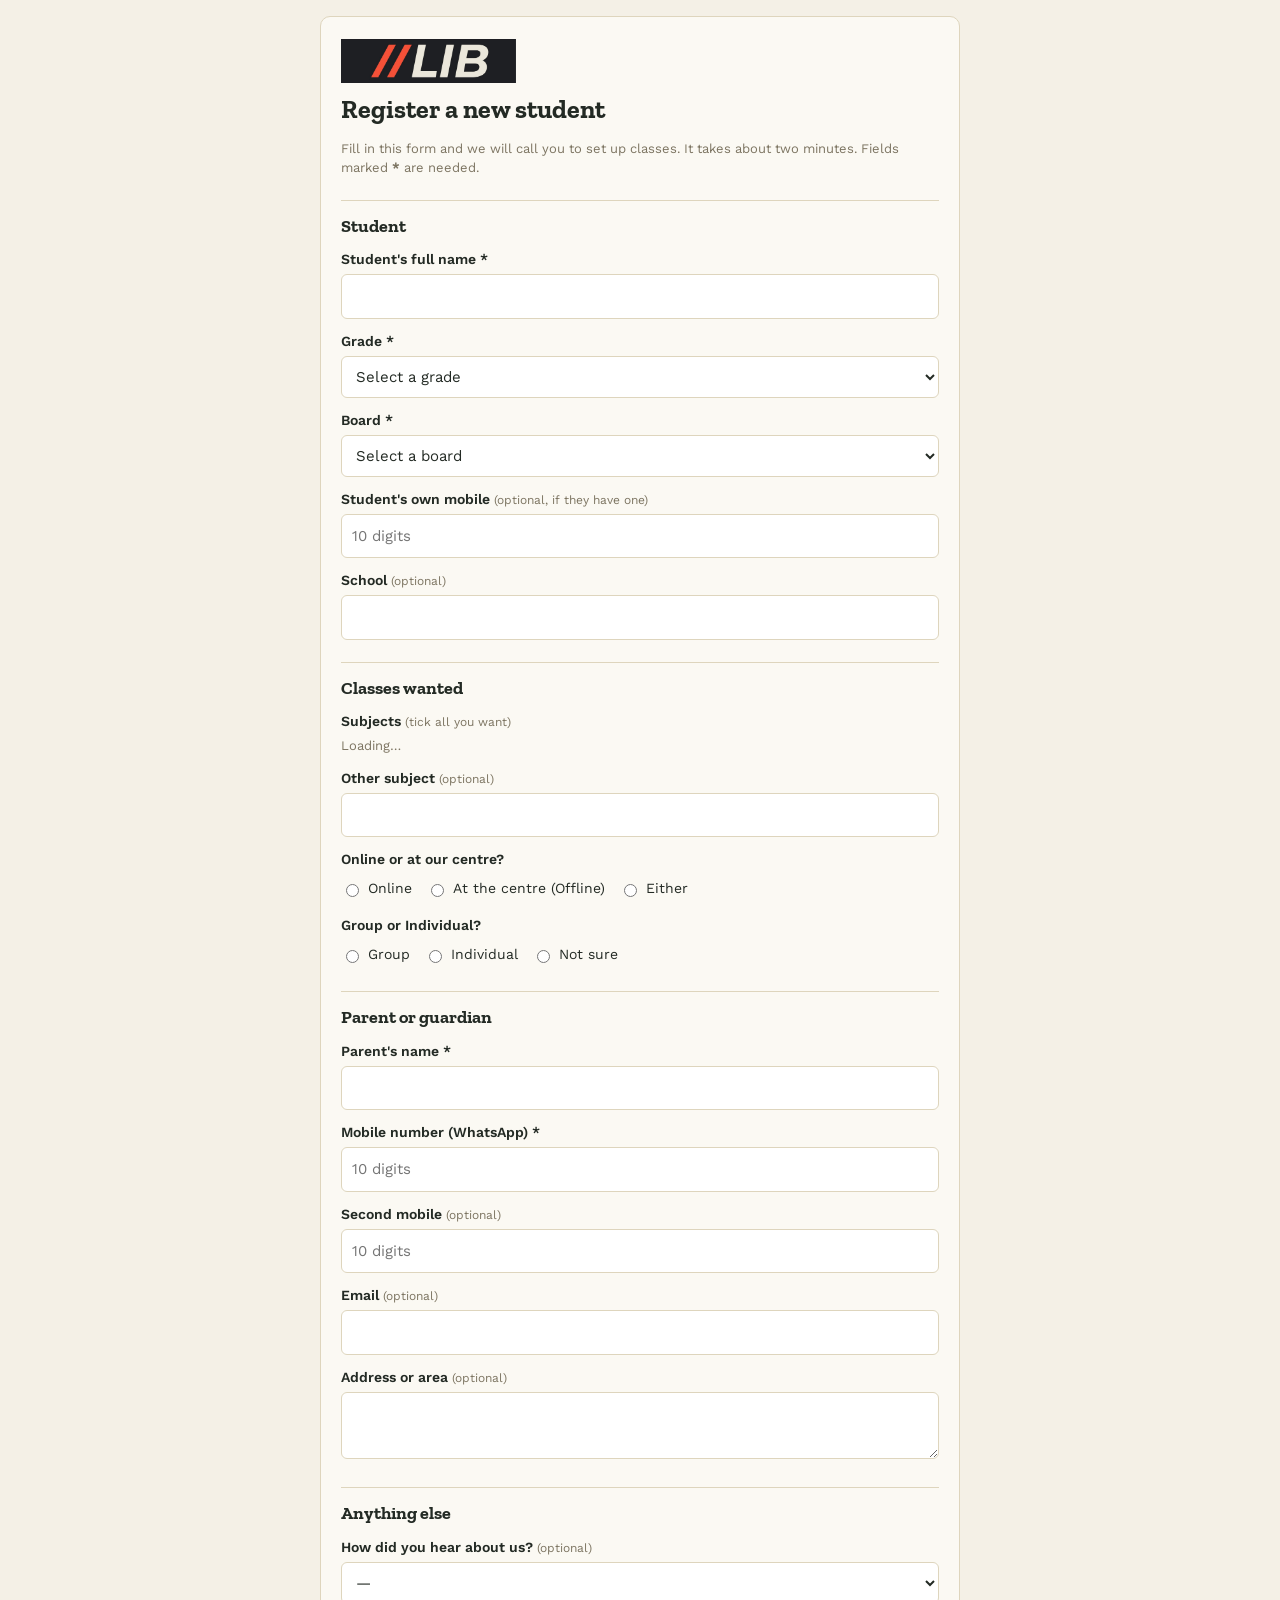
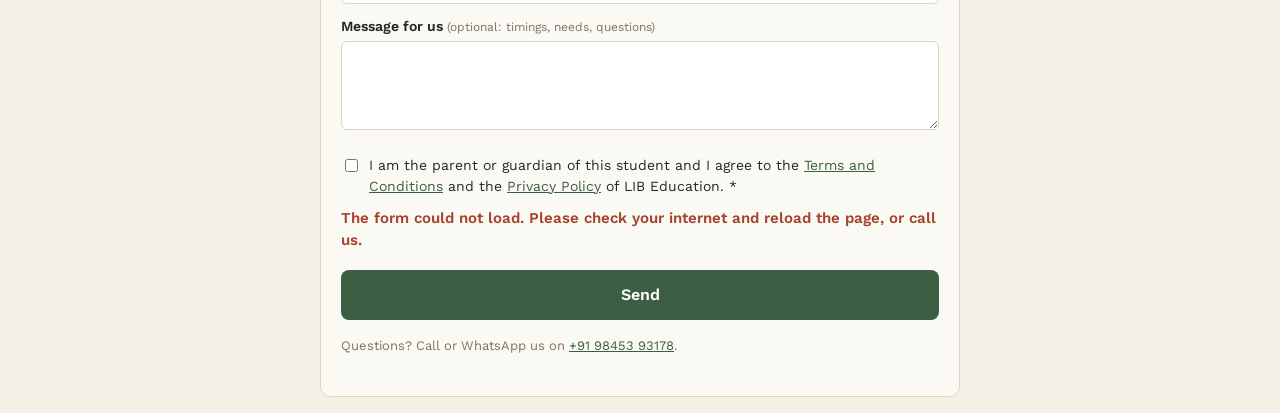
<file: register.html>
<!DOCTYPE html>
<html lang="en">
<head>
<meta charset="UTF-8">
<meta name="viewport" content="width=device-width, initial-scale=1">
<!-- Google tag (GTM-M7Z7JWS4) -->
<script async src="https://www.googletagmanager.com/gtm.js?id=GTM-M7Z7JWS4"></script>
<script>
  window.dataLayer = window.dataLayer || [];
  function gtag(){dataLayer.push(arguments);}
  gtag('js', new Date());
</script>
<title>Register a new student – LIB Education</title>
<meta name="description" content="Register your child for tuition classes at LIB Education. Takes about two minutes.">
<link rel="canonical" href="https://app.libeducation.com/register.html">
<script>
// Only the app.libeducation.com copy should appear in Google.
if (location.hostname !== 'app.libeducation.com') {
  var _noindex = document.createElement('meta'); _noindex.name = 'robots'; _noindex.content = 'noindex';
  document.head.appendChild(_noindex);
}
</script>
<link rel="icon" href="favicon.ico">
<link href="https://fonts.googleapis.com/css2?family=Zilla+Slab:wght@600;700&family=Work+Sans:wght@400;600&display=swap" rel="stylesheet">
<style>
  :root { --bg:#f4f0e6; --paper:#fbf9f3; --ink:#232a24; --muted:#7c7461; --line:#ded5bd; --forest:#3c5e42; --brick:#a5432e; --gold:#c99a2e; }
  * { box-sizing: border-box; }
  body { margin:0; background:var(--bg); color:var(--ink); font-family:'Work Sans',sans-serif; font-size:15px; line-height:1.5; padding:16px; }
  main { max-width:640px; margin:0 auto; background:var(--paper); border:1px solid var(--line); border-radius:10px; padding:22px 20px 28px; }
  h1, h2 { font-family:'Zilla Slab',serif; line-height:1.25; }
  h1 { font-size:26px; margin:0 0 4px; }
  h2 { font-size:18px; margin:22px 0 6px; padding-top:14px; border-top:1px solid var(--line); }
  a { color:var(--forest); }
  .logo { height:44px; display:block; margin-bottom:10px; }
  .muted { color:var(--muted); font-size:13px; }
  label { display:block; font-weight:600; font-size:14px; margin:12px 0 4px; }
  label .opt { font-weight:400; color:var(--muted); font-size:12px; }
  input[type=text], input[type=tel], input[type=email], select, textarea {
    width:100%; padding:10px; font:inherit; border:1px solid var(--line); border-radius:6px; background:#fff; color:var(--ink); }
  textarea { resize:vertical; }
  .choices { display:flex; flex-wrap:wrap; gap:6px 14px; }
  .choices label { display:inline-flex; align-items:center; gap:6px; font-weight:400; margin:4px 0; }
  .consent { display:flex; gap:8px; align-items:flex-start; font-weight:400; margin-top:18px; }
  .consent input { margin-top:4px; }
  .hp { position:absolute; left:-9999px; width:1px; height:1px; overflow:hidden; }
  button { margin-top:18px; width:100%; padding:13px; font:inherit; font-weight:600; font-size:16px; border:0; border-radius:8px; background:var(--forest); color:#fff; cursor:pointer; }
  button:disabled { opacity:.6; cursor:default; }
  .error { color:var(--brick); margin-top:10px; font-weight:600; }
  .done { text-align:center; padding:20px 0; }
  .done h1 { color:var(--forest); }
</style>
</head>
<body>
<main>
<img class="logo" src="logo.jpg" alt="LIB Education">
<div id="formArea">
  <h1>Register a new student</h1>
  <p class="muted">Fill in this form and we will call you to set up classes. It takes about two minutes. Fields marked <b>*</b> are needed.</p>

  <form id="regForm" novalidate>
    <h2>Student</h2>
    <label for="student_name">Student's full name *</label>
    <input type="text" id="student_name" maxlength="80" autocomplete="off" required>
    <label for="grade_id">Grade *</label>
    <select id="grade_id" required>
      <option value="" selected disabled>Select a grade</option>
      <option value="Grade 1" data-grade-name="Grade 1">Grade 1</option>
      <option value="Grade 2" data-grade-name="Grade 2">Grade 2</option>
      <option value="Grade 3" data-grade-name="Grade 3">Grade 3</option>
      <option value="Grade 4" data-grade-name="Grade 4">Grade 4</option>
      <option value="Grade 5" data-grade-name="Grade 5">Grade 5</option>
      <option value="Grade 6" data-grade-name="Grade 6">Grade 6</option>
      <option value="Grade 7" data-grade-name="Grade 7">Grade 7</option>
      <option value="Grade 8" data-grade-name="Grade 8">Grade 8</option>
      <option value="Grade 9" data-grade-name="Grade 9">Grade 9</option>
      <option value="Grade 10" data-grade-name="Grade 10">Grade 10</option>
      <option value="Grade 11" data-grade-name="Grade 11">Grade 11</option>
      <option value="Grade 12" data-grade-name="Grade 12">Grade 12</option>
      <option value="PU1" data-grade-name="PU1">PU1</option>
      <option value="PU2" data-grade-name="PU2">PU2</option>
      <option value="Language" data-grade-name="Language">Language</option>
      <option value="Spoken" data-grade-name="Spoken">Spoken</option>
      <option value="Phonetics" data-grade-name="Phonetics">Phonetics</option>
      <option value="Ph.D / Research Student" data-grade-name="Ph.D / Research Student">Ph.D / Research Student</option>
      <option value="NA">Not Applicable / Not Available in list here</option>
      <option value="Degree/ BBM Etc." data-grade-name="Degree/ BBM Etc.">Degree/ BBM Etc.</option>
    </select>
    <label for="board_id">Board *</label>
    <select id="board_id" required><option value="">Select a board</option></select>
    <label for="student_mobile">Student's own mobile <span class="opt">(optional, if they have one)</span></label>
    <input type="tel" id="student_mobile" maxlength="14" inputmode="numeric" placeholder="10 digits">
    <label for="school">School <span class="opt">(optional)</span></label>
    <input type="text" id="school" maxlength="120">

    <h2>Classes wanted</h2>
    <label>Subjects <span class="opt">(tick all you want)</span></label>
    <div class="choices" id="subjects"><span class="muted">Loading…</span></div>
    <label for="subject_other">Other subject <span class="opt">(optional)</span></label>
    <input type="text" id="subject_other" maxlength="60">
    <label>Online or at our centre?</label>
    <div class="choices">
      <label><input type="radio" name="mode" value="Online"> Online</label>
      <label><input type="radio" name="mode" value="Offline"> At the centre (Offline)</label>
      <label><input type="radio" name="mode" value="Both"> Either</label>
    </div>
    <label>Group or Individual?</label>
    <div class="choices">
      <label><input type="radio" name="ctype" value="Group"> Group</label>
      <label><input type="radio" name="ctype" value="Individual"> Individual</label>
      <label><input type="radio" name="ctype" value="Both"> Not sure</label>
    </div>

    <h2>Parent or guardian</h2>
    <label for="parent_name">Parent's name *</label>
    <input type="text" id="parent_name" maxlength="80" autocomplete="name" required>
    <label for="parent_mobile">Mobile number (WhatsApp) *</label>
    <input type="tel" id="parent_mobile" maxlength="14" inputmode="numeric" autocomplete="tel" placeholder="10 digits" required>
    <label for="second_mobile">Second mobile <span class="opt">(optional)</span></label>
    <input type="tel" id="second_mobile" maxlength="14" inputmode="numeric" placeholder="10 digits">
    <label for="email">Email <span class="opt">(optional)</span></label>
    <input type="email" id="email" maxlength="120" autocomplete="email">
    <label for="address">Address or area <span class="opt">(optional)</span></label>
    <textarea id="address" rows="2" maxlength="300" autocomplete="street-address"></textarea>

    <h2>Anything else</h2>
    <label for="heard_from">How did you hear about us? <span class="opt">(optional)</span></label>
    <select id="heard_from">
      <option value="">—</option>
      <option>Friend or family</option>
      <option>Google</option>
      <option>Website</option>
      <option>Instagram or Facebook</option>
      <option>WhatsApp</option>
      <option>School</option>
      <option>Already had a demo class</option>
      <option>Other</option>
    </select>
    <label for="note">Message for us <span class="opt">(optional: timings, needs, questions)</span></label>
    <textarea id="note" rows="3" maxlength="500"></textarea>

    <div class="hp" aria-hidden="true"><label for="website">Leave this empty</label><input type="text" id="website" tabindex="-1" autocomplete="off"></div>

    <label class="consent"><input type="checkbox" id="consent"> <span>I am the parent or guardian of this student and I agree to the <a href="terms.html" target="_blank">Terms and Conditions</a> and the <a href="https://www.libeducation.com/privacypolicy" target="_blank" rel="noopener">Privacy Policy</a> of LIB Education. *</span></label>

    <div class="error" id="err" role="alert"></div>
    <button type="submit" id="sendBtn">Send</button>
  </form>
  <p class="muted" style="margin-top:16px">Questions? Call or WhatsApp us on <a href="tel:+919845393178">+91 98453 93178</a>.</p>
</div>
<div id="doneArea" class="done" hidden>
  <h1>Thank you!</h1>
  <p id="doneText">We have your form. We will call or WhatsApp you soon to set up classes.</p>
  <p class="muted">Questions? Call us on <a href="tel:+919845393178">+91 98453 93178</a>.</p>
  <p><a href="https://www.libeducation.com/">Go to the LIB Education website</a></p>
</div>
</main>
<script>
// Public form: no login. The data goes only through submit_registration (SQL 67); this page can't read anything back.
var SUPABASE_URL = 'https://kqkojscbaycolaioyarh.supabase.co';
var SUPABASE_ANON_KEY = 'sb_publishable_q0TO3XyUaWHqrKSwpcm4Pw_q_sj-Hmq';
var openedAt = Date.now();
function rpc(name, body) {
  return fetch(SUPABASE_URL + '/rest/v1/rpc/' + name, {
    method: 'POST',
    headers: { 'Content-Type': 'application/json', 'apikey': SUPABASE_ANON_KEY },
    body: JSON.stringify(body || {})
  }).then(function (r) { return r.json().then(function (j) { if (!r.ok) throw new Error(j.message || r.statusText); return j; }); });
}
function el(id) { return document.getElementById(id); }
function addOption(sel, value, text) { var o = document.createElement('option'); o.value = value; o.textContent = text; sel.appendChild(o); }
rpc('registration_options').then(function (o) {
  var gradeIds = Object.create(null);
  (o.grades || []).forEach(function (x) {
    var key = String(x.name || '').trim().toLowerCase().replace(/[^a-z0-9]+/g, '');
    if (key) gradeIds[key] = x.id;
  });
  [].forEach.call(el('grade_id').options, function (option) {
    var name = option.getAttribute('data-grade-name');
    if (!name) return;
    var key = name.trim().toLowerCase().replace(/[^a-z0-9]+/g, '');
    if (gradeIds[key] != null) option.value = gradeIds[key];
  });
  var b = el('board_id');
  (o.boards || []).forEach(function (x) {
    var name = String(x.name || '');
    var label = name.trim().toLowerCase() === 'not applicable'
      ? 'Not Applicable / Not Available in list here'
      : name;
    addOption(b, x.id, label);
  });
  var s = el('subjects'); s.innerHTML = '';
  (o.subjects || []).forEach(function (name) {
    var l = document.createElement('label'), c = document.createElement('input');
    c.type = 'checkbox'; c.value = name; c.name = 'subject';
    l.appendChild(c); l.appendChild(document.createTextNode(' ' + name)); s.appendChild(l);
  });
  if (!(o.subjects || []).length) s.innerHTML = '<span class="muted">Type the subject in the box below.</span>';
}).catch(function () {
  el('err').textContent = 'The form could not load. Please check your internet and reload the page, or call us.';
});
function digits(v) { var d = String(v || '').replace(/\D/g, ''); return d.length > 10 ? d.slice(-10) : d; }
function picked(name) { var x = document.querySelector('input[name="' + name + '"]:checked'); return x ? x.value : ''; }
el('regForm').addEventListener('submit', function (e) {
  e.preventDefault();
  var err = el('err'); err.textContent = '';
  var student = el('student_name').value.trim(), parent = el('parent_name').value.trim(), mobile = digits(el('parent_mobile').value);
  var problem = !student ? "Please type the student's name."
    : /\d/.test(student) ? "The student's name can't have numbers."
    : !el('grade_id').value ? 'Please select a grade.'
    : !el('board_id').value ? 'Please select a board.'
    : !parent ? "Please type the parent's name."
    : /\d/.test(parent) ? "The parent's name can't have numbers."
    : !/^[6-9]\d{9}$/.test(mobile) ? 'Please type a 10-digit mobile number.'
    : el('student_mobile').value.trim() && !/^[6-9]\d{9}$/.test(digits(el('student_mobile').value)) ? "The student's mobile should have 10 digits."
    : !el('consent').checked ? 'Please tick the box to agree to the Terms and Privacy Policy.' : '';
  if (problem) { err.textContent = problem; return; }
  var subjects = [].map.call(document.querySelectorAll('input[name="subject"]:checked'), function (c) { return c.value; });
  var subjectOther = el('subject_other').value;
  var btn = el('sendBtn'); btn.disabled = true; btn.textContent = 'Sending…';
  rpc('submit_registration', { p: {
    student_name: student, grade_id: el('grade_id').value, board_id: el('board_id').value, school: el('school').value, student_mobile: digits(el('student_mobile').value),
    subjects: subjects, subject_other: subjectOther, mode_preference: picked('mode'), class_type_preference: picked('ctype'),
    parent_name: parent, parent_mobile: mobile, second_mobile: digits(el('second_mobile').value),
    email: el('email').value, address: el('address').value, heard_from: el('heard_from').value, note: el('note').value,
    consent: el('consent').checked, website: el('website').value, elapsed_ms: Date.now() - openedAt,
    original_form: {
      student_name: el('student_name').value, grade: el('grade_id').selectedOptions[0] ? el('grade_id').selectedOptions[0].textContent : '',
      board: el('board_id').selectedOptions[0] ? el('board_id').selectedOptions[0].textContent : '',
      student_mobile: el('student_mobile').value, school: el('school').value, subjects: subjects, subject_other: subjectOther,
      mode_preference: picked('mode') === 'Offline' ? 'At the centre (Offline)' : picked('mode') === 'Both' ? 'Either' : picked('mode'),
      class_type_preference: picked('ctype') === 'Both' ? 'Not sure' : picked('ctype'),
      parent_name: el('parent_name').value, parent_mobile: el('parent_mobile').value, second_mobile: el('second_mobile').value,
      email: el('email').value, address: el('address').value,
      heard_from: el('heard_from').selectedOptions[0] ? el('heard_from').selectedOptions[0].textContent : '',
      note: el('note').value, consent: el('consent').checked
    }
  } }).then(function (r) {
    if (!r || !r.ok) throw new Error((r && r.error) || 'Could not send the form.');
    if (r.already) el('doneText').textContent = 'We already have a form for ' + student + ' from this number. We will call or WhatsApp you soon.';
    el('formArea').hidden = true; el('doneArea').hidden = false; window.scrollTo(0, 0);
  }).catch(function (x) {
    err.textContent = x.message || 'Could not send the form. Please try again or call us.';
    btn.disabled = false; btn.textContent = 'Send';
  });
});
</script>
</body>
</html>
</file>
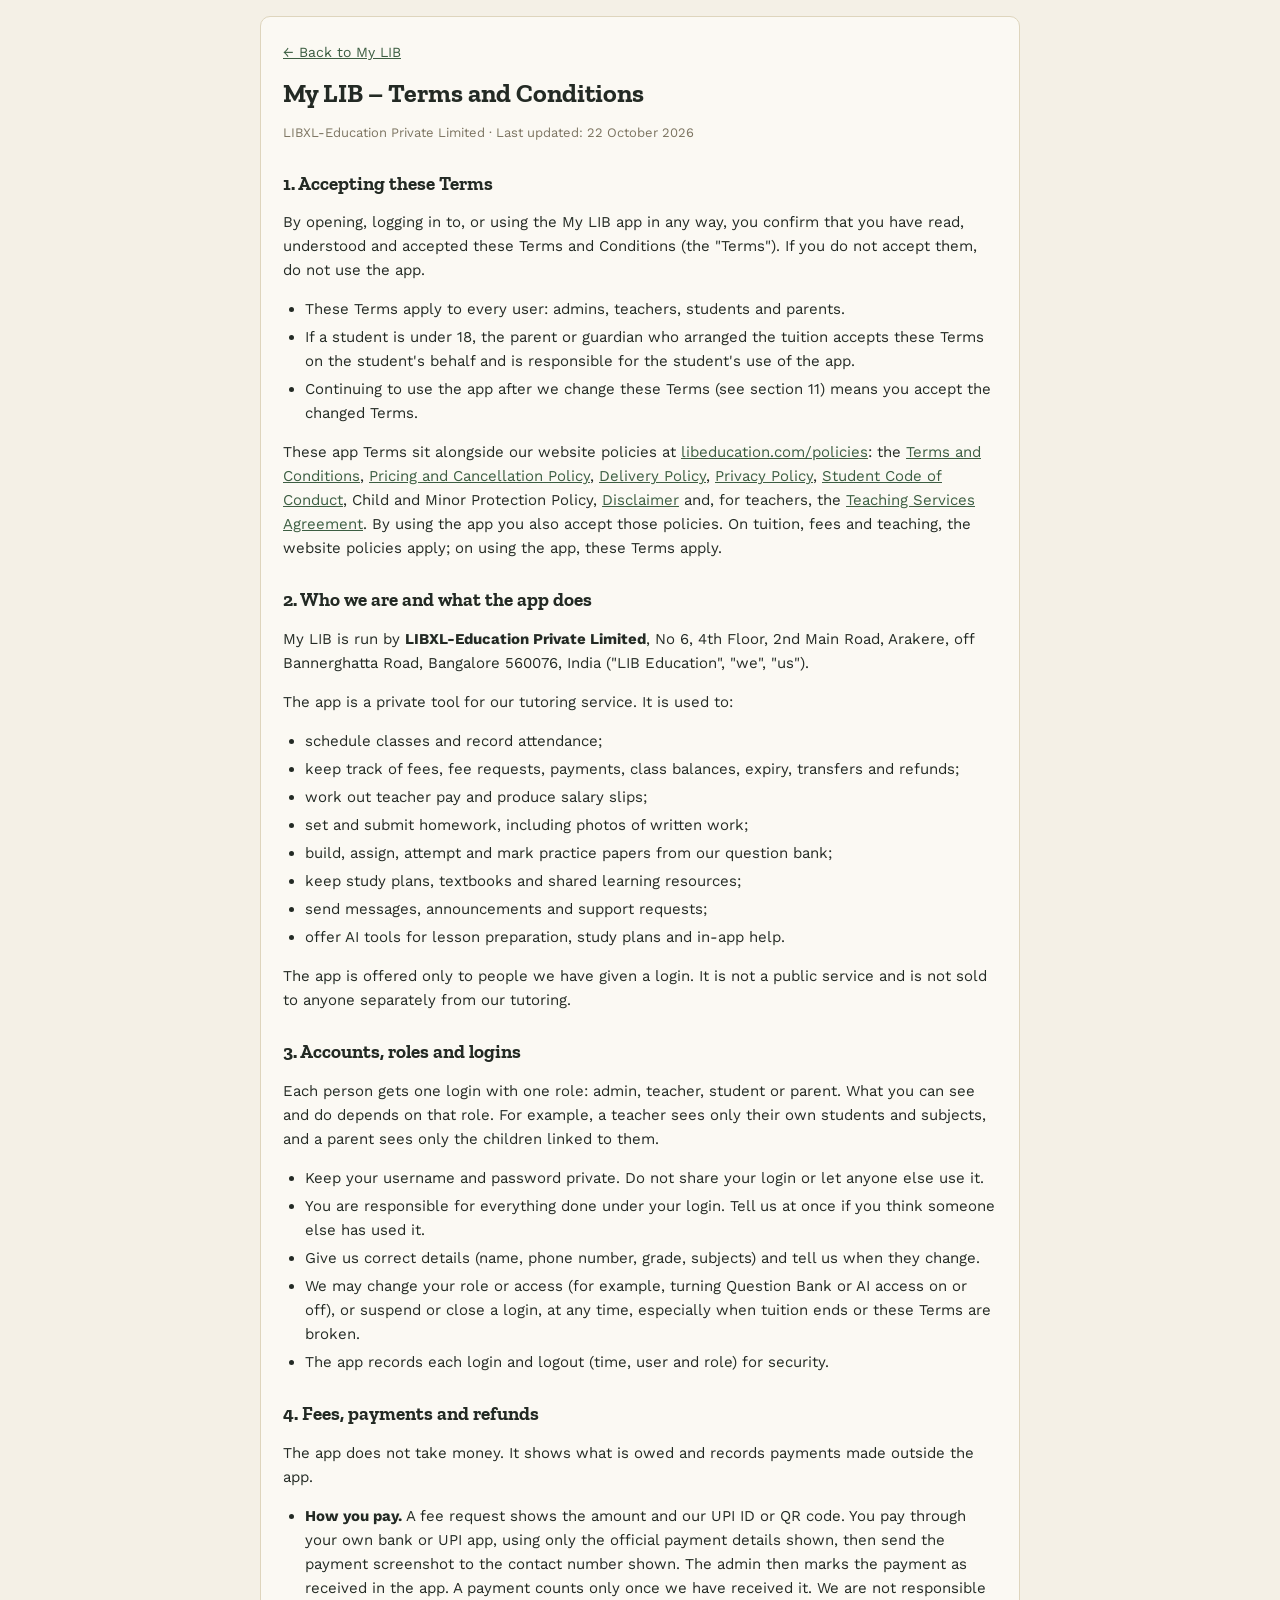
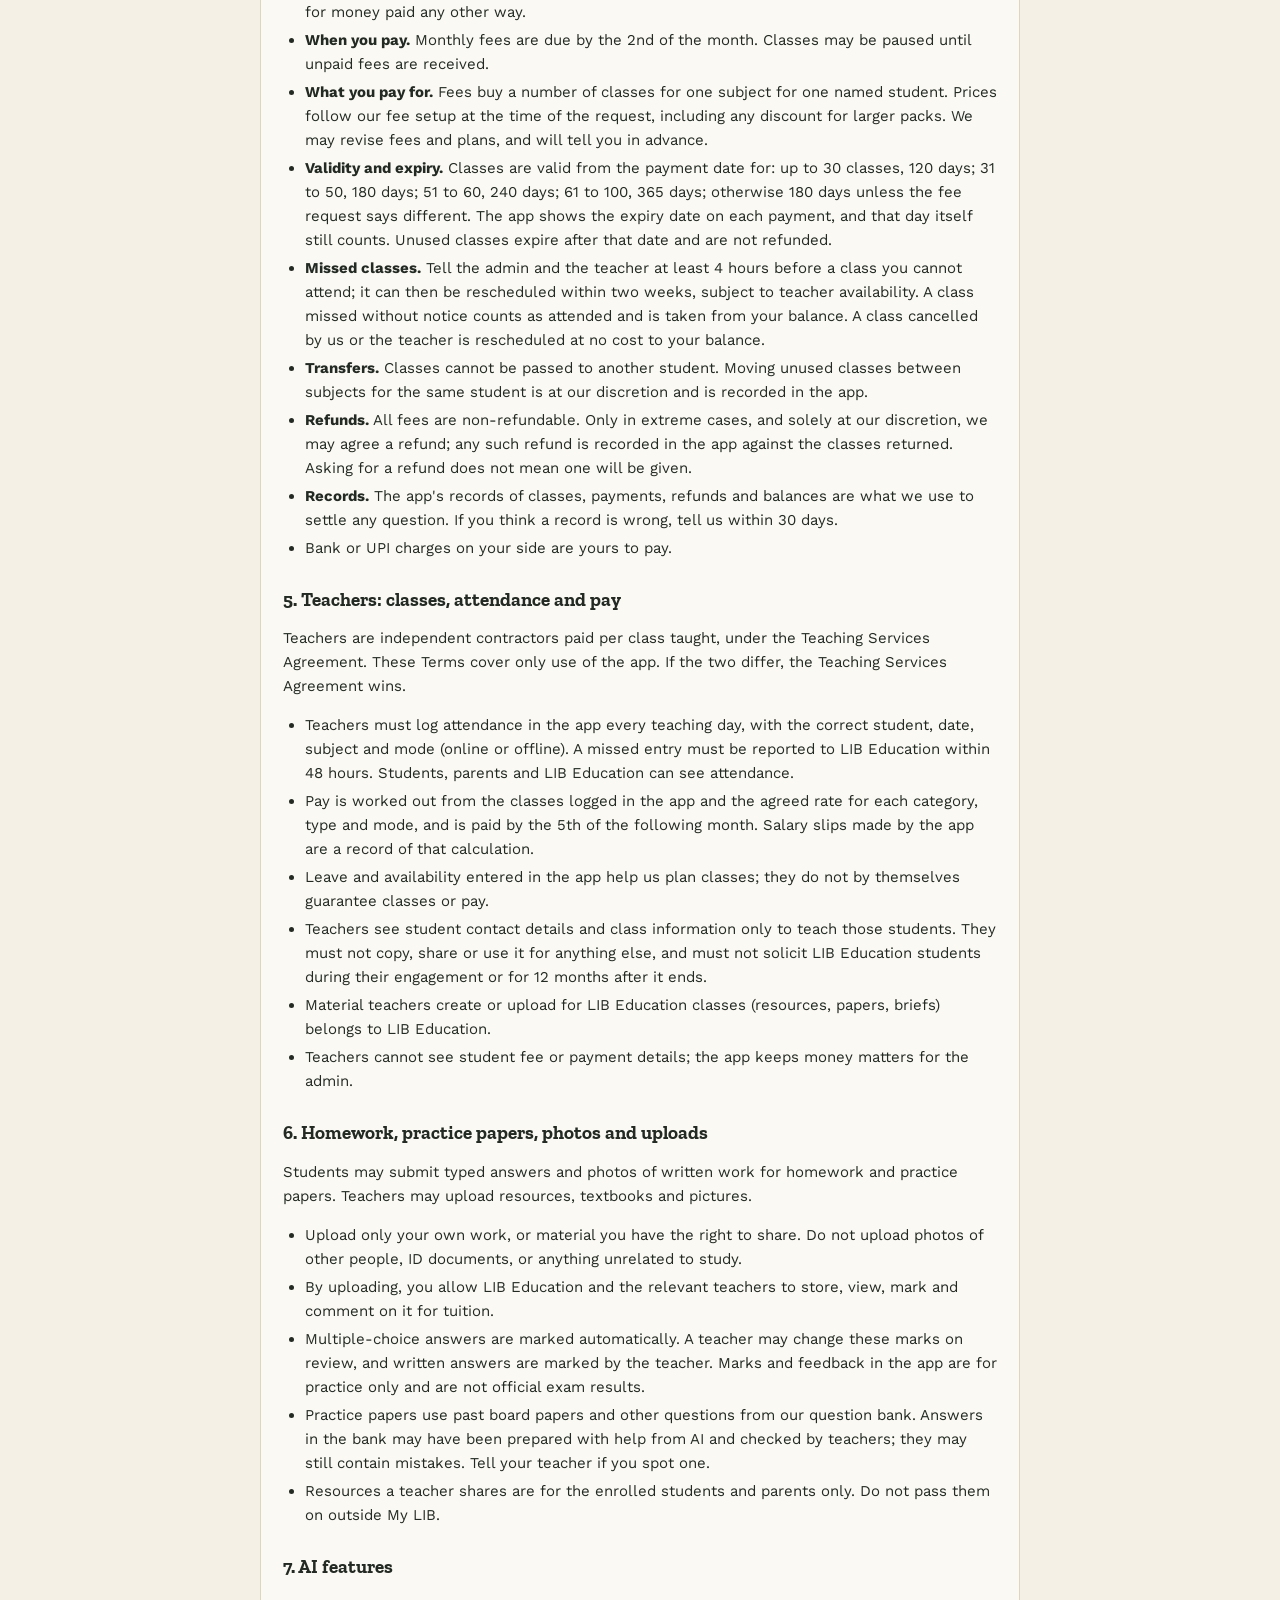
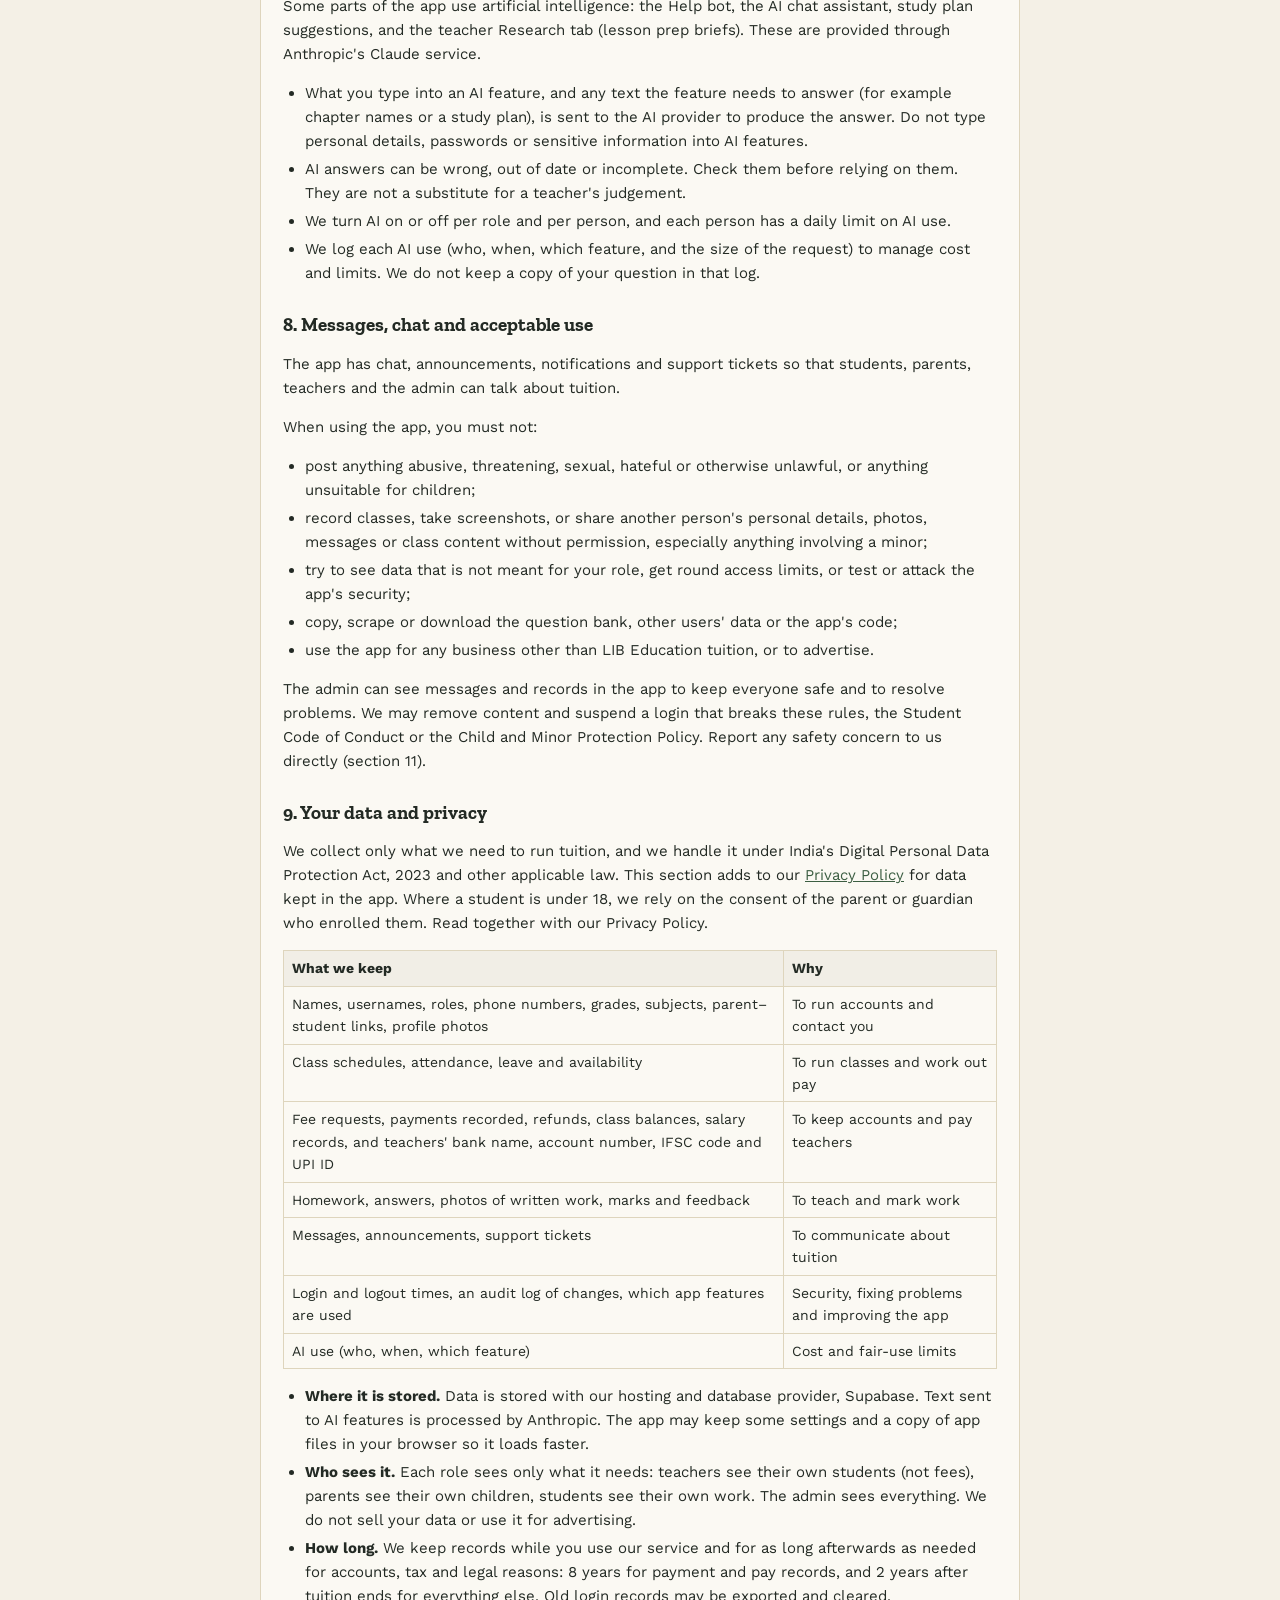
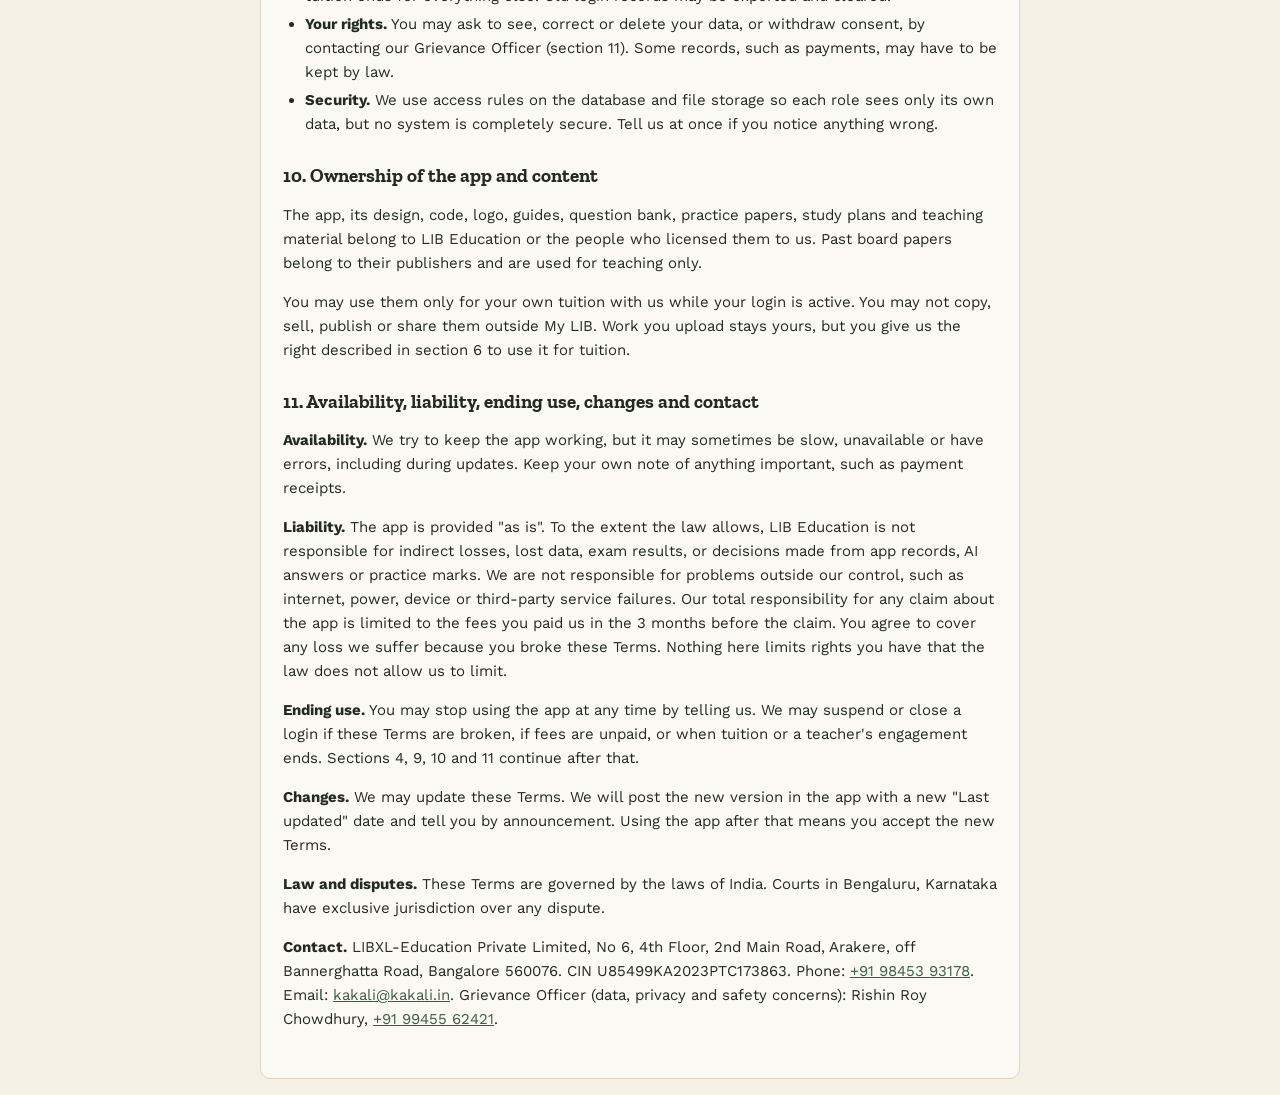
<file: terms.html>
<!DOCTYPE html>
<html lang="en">
<head>
<meta charset="UTF-8">
<meta name="viewport" content="width=device-width, initial-scale=1">
<!-- Google tag (GTM-M7Z7JWS4) -->
<script async src="https://www.googletagmanager.com/gtm.js?id=GTM-M7Z7JWS4"></script>
<script>
  window.dataLayer = window.dataLayer || [];
  function gtag(){dataLayer.push(arguments);}
  gtag('js', new Date());
</script>
<title>My LIB – Terms and Conditions</title>
<link rel="canonical" href="https://app.libeducation.com/terms.html">
<script>
// Only the app.libeducation.com copy should appear in Google.
if (location.hostname !== 'app.libeducation.com') {
  var _noindex = document.createElement('meta'); _noindex.name = 'robots'; _noindex.content = 'noindex';
  document.head.appendChild(_noindex);
}
</script>
<link rel="icon" href="favicon.ico">
<link href="https://fonts.googleapis.com/css2?family=Zilla+Slab:wght@600;700&family=Work+Sans:wght@400;600&display=swap" rel="stylesheet">
<style>
  :root { --bg:#f4f0e6; --paper:#fbf9f3; --ink:#232a24; --muted:#7c7461; --line:#ded5bd; --forest:#3c5e42; }
  * { box-sizing: border-box; }
  body { margin:0; background:var(--bg); color:var(--ink); font-family:'Work Sans',sans-serif; font-size:15px; line-height:1.6; padding:16px; }
  main { max-width:760px; margin:0 auto; background:var(--paper); border:1px solid var(--line); border-radius:10px; padding:24px 22px 32px; }
  h1, h2 { font-family:'Zilla Slab',serif; line-height:1.25; }
  h1 { font-size:26px; margin:0 0 4px; }
  h2 { font-size:19px; margin:28px 0 8px; }
  a { color:var(--forest); }
  .muted { color:var(--muted); font-size:13px; }
  ul { padding-left:22px; }
  li { margin:4px 0; }
  table { width:100%; border-collapse:collapse; font-size:14px; margin:10px 0; }
  th, td { border:1px solid var(--line); padding:6px 8px; text-align:left; vertical-align:top; }
  th { background:#f1eee6; }
  .top { margin-bottom:14px; font-size:14px; }
</style>
</head>
<body>
<main>
<div class="top"><a href="index.html">← Back to My LIB</a></div>
<h1>My LIB – Terms and Conditions</h1>
<p class="muted">LIBXL-Education Private Limited · Last updated: 22 October 2026</p>

<h2>1. Accepting these Terms</h2>
<p>By opening, logging in to, or using the My LIB app in any way, you confirm that you have read, understood and accepted these Terms and Conditions (the "Terms"). If you do not accept them, do not use the app.</p>
<ul>
  <li>These Terms apply to every user: admins, teachers, students and parents.</li>
  <li>If a student is under 18, the parent or guardian who arranged the tuition accepts these Terms on the student's behalf and is responsible for the student's use of the app.</li>
  <li>Continuing to use the app after we change these Terms (see section 11) means you accept the changed Terms.</li>
</ul>
<p>These app Terms sit alongside our website policies at <a href="https://www.libeducation.com/policies" target="_blank" rel="noopener">libeducation.com/policies</a>: the <a href="https://www.libeducation.com/termsandconditions" target="_blank" rel="noopener">Terms and Conditions</a>, <a href="https://www.libeducation.com/pricingandcancellation" target="_blank" rel="noopener">Pricing and Cancellation Policy</a>, <a href="https://www.libeducation.com/deliverypolicy" target="_blank" rel="noopener">Delivery Policy</a>, <a href="https://www.libeducation.com/privacypolicy" target="_blank" rel="noopener">Privacy Policy</a>, <a href="https://www.libeducation.com/studentcodeofconduct" target="_blank" rel="noopener">Student Code of Conduct</a>, Child and Minor Protection Policy, <a href="https://www.libeducation.com/disclaimer" target="_blank" rel="noopener">Disclaimer</a> and, for teachers, the <a href="https://www.libeducation.com/teachingservicesagreement" target="_blank" rel="noopener">Teaching Services Agreement</a>. By using the app you also accept those policies. On tuition, fees and teaching, the website policies apply; on using the app, these Terms apply.</p>

<h2>2. Who we are and what the app does</h2>
<p>My LIB is run by <strong>LIBXL-Education Private Limited</strong>, No 6, 4th Floor, 2nd Main Road, Arakere, off Bannerghatta Road, Bangalore 560076, India ("LIB Education", "we", "us").</p>
<p>The app is a private tool for our tutoring service. It is used to:</p>
<ul>
  <li>schedule classes and record attendance;</li>
  <li>keep track of fees, fee requests, payments, class balances, expiry, transfers and refunds;</li>
  <li>work out teacher pay and produce salary slips;</li>
  <li>set and submit homework, including photos of written work;</li>
  <li>build, assign, attempt and mark practice papers from our question bank;</li>
  <li>keep study plans, textbooks and shared learning resources;</li>
  <li>send messages, announcements and support requests;</li>
  <li>offer AI tools for lesson preparation, study plans and in-app help.</li>
</ul>
<p>The app is offered only to people we have given a login. It is not a public service and is not sold to anyone separately from our tutoring.</p>

<h2>3. Accounts, roles and logins</h2>
<p>Each person gets one login with one role: admin, teacher, student or parent. What you can see and do depends on that role. For example, a teacher sees only their own students and subjects, and a parent sees only the children linked to them.</p>
<ul>
  <li>Keep your username and password private. Do not share your login or let anyone else use it.</li>
  <li>You are responsible for everything done under your login. Tell us at once if you think someone else has used it.</li>
  <li>Give us correct details (name, phone number, grade, subjects) and tell us when they change.</li>
  <li>We may change your role or access (for example, turning Question Bank or AI access on or off), or suspend or close a login, at any time, especially when tuition ends or these Terms are broken.</li>
  <li>The app records each login and logout (time, user and role) for security.</li>
</ul>

<h2>4. Fees, payments and refunds</h2>
<p>The app does not take money. It shows what is owed and records payments made outside the app.</p>
<ul>
  <li><strong>How you pay.</strong> A fee request shows the amount and our UPI ID or QR code. You pay through your own bank or UPI app, using only the official payment details shown, then send the payment screenshot to the contact number shown. The admin then marks the payment as received in the app. A payment counts only once we have received it. We are not responsible for money paid any other way.</li>
  <li><strong>When you pay.</strong> Monthly fees are due by the 2nd of the month. Classes may be paused until unpaid fees are received.</li>
  <li><strong>What you pay for.</strong> Fees buy a number of classes for one subject for one named student. Prices follow our fee setup at the time of the request, including any discount for larger packs. We may revise fees and plans, and will tell you in advance.</li>
  <li><strong>Validity and expiry.</strong> Classes are valid from the payment date for: up to 30 classes, 120 days; 31 to 50, 180 days; 51 to 60, 240 days; 61 to 100, 365 days; otherwise 180 days unless the fee request says different. The app shows the expiry date on each payment, and that day itself still counts. Unused classes expire after that date and are not refunded.</li>
  <li><strong>Missed classes.</strong> Tell the admin and the teacher at least 4 hours before a class you cannot attend; it can then be rescheduled within two weeks, subject to teacher availability. A class missed without notice counts as attended and is taken from your balance. A class cancelled by us or the teacher is rescheduled at no cost to your balance.</li>
  <li><strong>Transfers.</strong> Classes cannot be passed to another student. Moving unused classes between subjects for the same student is at our discretion and is recorded in the app.</li>
  <li><strong>Refunds.</strong> All fees are non-refundable. Only in extreme cases, and solely at our discretion, we may agree a refund; any such refund is recorded in the app against the classes returned. Asking for a refund does not mean one will be given.</li>
  <li><strong>Records.</strong> The app's records of classes, payments, refunds and balances are what we use to settle any question. If you think a record is wrong, tell us within 30 days.</li>
  <li>Bank or UPI charges on your side are yours to pay.</li>
</ul>

<h2>5. Teachers: classes, attendance and pay</h2>
<p>Teachers are independent contractors paid per class taught, under the Teaching Services Agreement. These Terms cover only use of the app. If the two differ, the Teaching Services Agreement wins.</p>
<ul>
  <li>Teachers must log attendance in the app every teaching day, with the correct student, date, subject and mode (online or offline). A missed entry must be reported to LIB Education within 48 hours. Students, parents and LIB Education can see attendance.</li>
  <li>Pay is worked out from the classes logged in the app and the agreed rate for each category, type and mode, and is paid by the 5th of the following month. Salary slips made by the app are a record of that calculation.</li>
  <li>Leave and availability entered in the app help us plan classes; they do not by themselves guarantee classes or pay.</li>
  <li>Teachers see student contact details and class information only to teach those students. They must not copy, share or use it for anything else, and must not solicit LIB Education students during their engagement or for 12 months after it ends.</li>
  <li>Material teachers create or upload for LIB Education classes (resources, papers, briefs) belongs to LIB Education.</li>
  <li>Teachers cannot see student fee or payment details; the app keeps money matters for the admin.</li>
</ul>

<h2>6. Homework, practice papers, photos and uploads</h2>
<p>Students may submit typed answers and photos of written work for homework and practice papers. Teachers may upload resources, textbooks and pictures.</p>
<ul>
  <li>Upload only your own work, or material you have the right to share. Do not upload photos of other people, ID documents, or anything unrelated to study.</li>
  <li>By uploading, you allow LIB Education and the relevant teachers to store, view, mark and comment on it for tuition.</li>
  <li>Multiple-choice answers are marked automatically. A teacher may change these marks on review, and written answers are marked by the teacher. Marks and feedback in the app are for practice only and are not official exam results.</li>
  <li>Practice papers use past board papers and other questions from our question bank. Answers in the bank may have been prepared with help from AI and checked by teachers; they may still contain mistakes. Tell your teacher if you spot one.</li>
  <li>Resources a teacher shares are for the enrolled students and parents only. Do not pass them on outside My LIB.</li>
</ul>

<h2>7. AI features</h2>
<p>Some parts of the app use artificial intelligence: the Help bot, the AI chat assistant, study plan suggestions, and the teacher Research tab (lesson prep briefs). These are provided through Anthropic's Claude service.</p>
<ul>
  <li>What you type into an AI feature, and any text the feature needs to answer (for example chapter names or a study plan), is sent to the AI provider to produce the answer. Do not type personal details, passwords or sensitive information into AI features.</li>
  <li>AI answers can be wrong, out of date or incomplete. Check them before relying on them. They are not a substitute for a teacher's judgement.</li>
  <li>We turn AI on or off per role and per person, and each person has a daily limit on AI use.</li>
  <li>We log each AI use (who, when, which feature, and the size of the request) to manage cost and limits. We do not keep a copy of your question in that log.</li>
</ul>

<h2>8. Messages, chat and acceptable use</h2>
<p>The app has chat, announcements, notifications and support tickets so that students, parents, teachers and the admin can talk about tuition.</p>
<p>When using the app, you must not:</p>
<ul>
  <li>post anything abusive, threatening, sexual, hateful or otherwise unlawful, or anything unsuitable for children;</li>
  <li>record classes, take screenshots, or share another person's personal details, photos, messages or class content without permission, especially anything involving a minor;</li>
  <li>try to see data that is not meant for your role, get round access limits, or test or attack the app's security;</li>
  <li>copy, scrape or download the question bank, other users' data or the app's code;</li>
  <li>use the app for any business other than LIB Education tuition, or to advertise.</li>
</ul>
<p>The admin can see messages and records in the app to keep everyone safe and to resolve problems. We may remove content and suspend a login that breaks these rules, the Student Code of Conduct or the Child and Minor Protection Policy. Report any safety concern to us directly (section 11).</p>

<h2>9. Your data and privacy</h2>
<p>We collect only what we need to run tuition, and we handle it under India's Digital Personal Data Protection Act, 2023 and other applicable law. This section adds to our <a href="https://www.libeducation.com/privacypolicy" target="_blank" rel="noopener">Privacy Policy</a> for data kept in the app. Where a student is under 18, we rely on the consent of the parent or guardian who enrolled them. Read together with our Privacy Policy.</p>
<table>
  <thead><tr><th>What we keep</th><th>Why</th></tr></thead>
  <tbody>
    <tr><td>Names, usernames, roles, phone numbers, grades, subjects, parent–student links, profile photos</td><td>To run accounts and contact you</td></tr>
    <tr><td>Class schedules, attendance, leave and availability</td><td>To run classes and work out pay</td></tr>
    <tr><td>Fee requests, payments recorded, refunds, class balances, salary records, and teachers' bank name, account number, IFSC code and UPI ID</td><td>To keep accounts and pay teachers</td></tr>
    <tr><td>Homework, answers, photos of written work, marks and feedback</td><td>To teach and mark work</td></tr>
    <tr><td>Messages, announcements, support tickets</td><td>To communicate about tuition</td></tr>
    <tr><td>Login and logout times, an audit log of changes, which app features are used</td><td>Security, fixing problems and improving the app</td></tr>
    <tr><td>AI use (who, when, which feature)</td><td>Cost and fair-use limits</td></tr>
  </tbody>
</table>
<ul>
  <li><strong>Where it is stored.</strong> Data is stored with our hosting and database provider, Supabase. Text sent to AI features is processed by Anthropic. The app may keep some settings and a copy of app files in your browser so it loads faster.</li>
  <li><strong>Who sees it.</strong> Each role sees only what it needs: teachers see their own students (not fees), parents see their own children, students see their own work. The admin sees everything. We do not sell your data or use it for advertising.</li>
  <li><strong>How long.</strong> We keep records while you use our service and for as long afterwards as needed for accounts, tax and legal reasons: 8 years for payment and pay records, and 2 years after tuition ends for everything else. Old login records may be exported and cleared.</li>
  <li><strong>Your rights.</strong> You may ask to see, correct or delete your data, or withdraw consent, by contacting our Grievance Officer (section 11). Some records, such as payments, may have to be kept by law.</li>
  <li><strong>Security.</strong> We use access rules on the database and file storage so each role sees only its own data, but no system is completely secure. Tell us at once if you notice anything wrong.</li>
</ul>

<h2>10. Ownership of the app and content</h2>
<p>The app, its design, code, logo, guides, question bank, practice papers, study plans and teaching material belong to LIB Education or the people who licensed them to us. Past board papers belong to their publishers and are used for teaching only.</p>
<p>You may use them only for your own tuition with us while your login is active. You may not copy, sell, publish or share them outside My LIB. Work you upload stays yours, but you give us the right described in section 6 to use it for tuition.</p>

<h2>11. Availability, liability, ending use, changes and contact</h2>
<p><strong>Availability.</strong> We try to keep the app working, but it may sometimes be slow, unavailable or have errors, including during updates. Keep your own note of anything important, such as payment receipts.</p>
<p><strong>Liability.</strong> The app is provided "as is". To the extent the law allows, LIB Education is not responsible for indirect losses, lost data, exam results, or decisions made from app records, AI answers or practice marks. We are not responsible for problems outside our control, such as internet, power, device or third-party service failures. Our total responsibility for any claim about the app is limited to the fees you paid us in the 3 months before the claim. You agree to cover any loss we suffer because you broke these Terms. Nothing here limits rights you have that the law does not allow us to limit.</p>
<p><strong>Ending use.</strong> You may stop using the app at any time by telling us. We may suspend or close a login if these Terms are broken, if fees are unpaid, or when tuition or a teacher's engagement ends. Sections 4, 9, 10 and 11 continue after that.</p>
<p><strong>Changes.</strong> We may update these Terms. We will post the new version in the app with a new "Last updated" date and tell you by announcement. Using the app after that means you accept the new Terms.</p>
<p><strong>Law and disputes.</strong> These Terms are governed by the laws of India. Courts in Bengaluru, Karnataka have exclusive jurisdiction over any dispute.</p>
<p><strong>Contact.</strong> LIBXL-Education Private Limited, No 6, 4th Floor, 2nd Main Road, Arakere, off Bannerghatta Road, Bangalore 560076. CIN U85499KA2023PTC173863. Phone: <a href="tel:+919845393178">+91 98453 93178</a>. Email: <a href="mailto:kakali@kakali.in">kakali@kakali.in</a>. Grievance Officer (data, privacy and safety concerns): Rishin Roy Chowdhury, <a href="tel:+919945562421">+91 99455 62421</a>.</p>
</main>
</body>
</html>
</file>
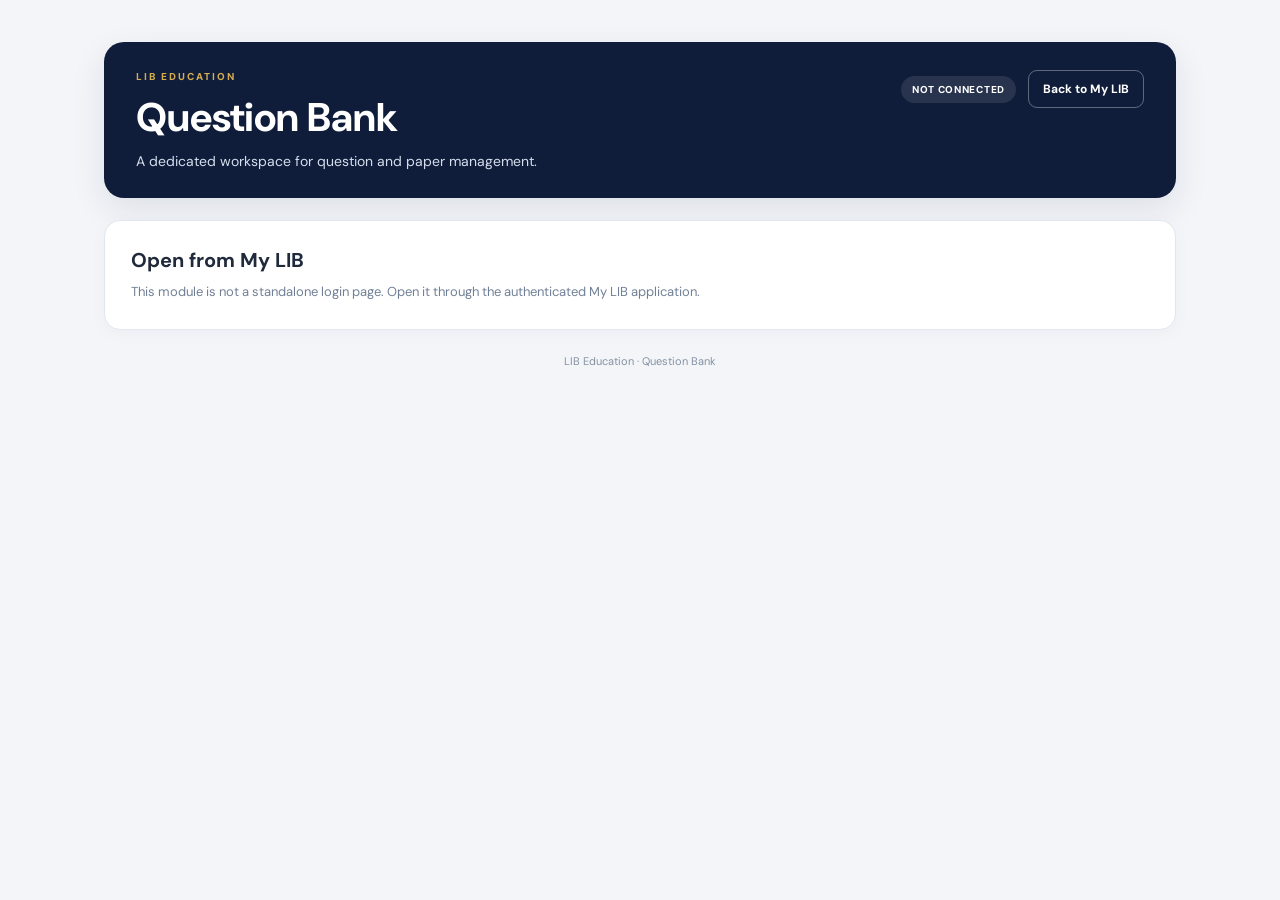
<file: question-bank/question-bank.html>
<!doctype html>
<html lang="en">
<head>
  <meta charset="utf-8">
  <meta name="viewport" content="width=device-width,initial-scale=1">
  <meta name="theme-color" content="#101d3a">
  <title>LIB Question Bank</title>
  <link rel="stylesheet" href="./question-bank.css">
</head>
<body>
  <main class="qb-shell" id="qb-shell">
    <header class="qb-header">
      <div><p class="eyebrow">LIB EDUCATION</p><h1>Question Bank</h1><p class="subhead">A dedicated workspace for question and paper management.</p></div>
      <div class="header-actions"><span id="qb-role" class="role-pill">CONNECTING</span><button id="qb-close" type="button" class="secondary">Back to My LIB</button></div>
    </header>
    <section id="qb-status" class="status-card" role="status" aria-live="polite">
      <h2>Connecting to My LIB</h2><p>The Question Bank module uses the existing My LIB login and permissions. It does not create a separate session.</p>
    </section>
    <section id="qb-workspace" class="workspace hidden" aria-label="Question Bank workspace">
      <div class="workspace-heading"><div><p class="eyebrow">MODULE FOUNDATION</p><h2>Module shell ready</h2></div><span class="status-pill">Integration pending</span></div>
      <p>This shell is intentionally not connected to live Question Bank workflows yet. Existing screens remain in My LIB until each workflow is migrated and regression-tested.</p>
      <div class="module-grid">
        <article><h3>Admin Question Bank</h3><p>Question management, review and publishing.</p><span>Not migrated</span></article>
        <article><h3>Teacher Question Bank</h3><p>Teacher access, contributions and question creation.</p><span>Not migrated</span></article>
        <article><h3>Past Papers</h3><p>Uploads, review queue and online discovery.</p><span>Not migrated</span></article>
        <article><h3>Practice Papers</h3><p>Student and parent practice-paper journeys.</p><span>Not migrated</span></article>
      </div>
    </section>
    <footer>LIB Education · Question Bank</footer>
  </main>
  <script src="./question-bank.js" defer></script>
</body>
</html>
</file>
<file: question-bank/question-bank.css>
@import url('https://fonts.googleapis.com/css2?family=DM+Sans:wght@400;500;600;700;800&display=swap');
:root{font-family:'DM Sans',sans-serif;color:#202a3b;background:#f3f5f9;font-synthesis:none;text-rendering:optimizeLegibility}
*{box-sizing:border-box}body{margin:0;min-height:100vh}.qb-shell{max-width:1120px;margin:0 auto;padding:42px 24px 28px}.qb-header{display:flex;align-items:flex-start;justify-content:space-between;gap:24px;padding:28px 32px;background:#101d3a;color:#fff;border-radius:20px;box-shadow:0 12px 34px #101d3a18}.eyebrow{margin:0 0 8px;color:#d5ad50;font-size:10px;font-weight:800;letter-spacing:2px}.qb-header h1{margin:0;font-size:clamp(28px,4vw,40px)}.subhead{margin:9px 0 0;color:#d4deed;font-size:14px}.header-actions{display:flex;align-items:center;gap:12px}.role-pill,.status-pill{display:inline-flex;align-items:center;border-radius:999px;padding:7px 11px;font-size:10px;font-weight:800;letter-spacing:.7px;background:#ffffff1a;color:#fff;white-space:nowrap}.secondary{border:1px solid #ffffff55;background:transparent;color:#fff;border-radius:9px;padding:10px 14px;font:inherit;font-size:12px;font-weight:700;cursor:pointer}.status-card,.workspace{margin-top:22px;padding:26px;background:#fff;border:1px solid #e1e7f0;border-radius:16px;box-shadow:0 4px 18px #142b4a08}.status-card h2,.workspace h2{margin:0 0 8px;font-size:20px}.status-card p,.workspace>p{margin:0;color:#718096;font-size:13px;line-height:1.7}.workspace-heading{display:flex;justify-content:space-between;align-items:center;gap:14px}.workspace-heading .eyebrow{margin-bottom:6px}.workspace-heading h2{margin:0}.status-pill{background:#fff4d6;color:#80601d}.module-grid{display:grid;grid-template-columns:repeat(2,minmax(0,1fr));gap:14px;margin-top:22px}.module-grid article{padding:18px;border:1px solid #e1e7f0;border-radius:12px}.module-grid h3{margin:0 0 7px;font-size:15px}.module-grid p{margin:0 0 14px;color:#718096;font-size:12px;line-height:1.6}.module-grid article span{font-size:10px;font-weight:800;color:#8a6a25;text-transform:uppercase;letter-spacing:.7px}.hidden{display:none!important}footer{padding:24px 4px;color:#8491a3;font-size:11px;text-align:center}
@media(max-width:650px){.qb-shell{padding:16px 12px}.qb-header{display:block;padding:22px}.header-actions{margin-top:18px;justify-content:space-between}.module-grid{grid-template-columns:1fr}.workspace-heading{align-items:flex-start;flex-direction:column}}
</file>
